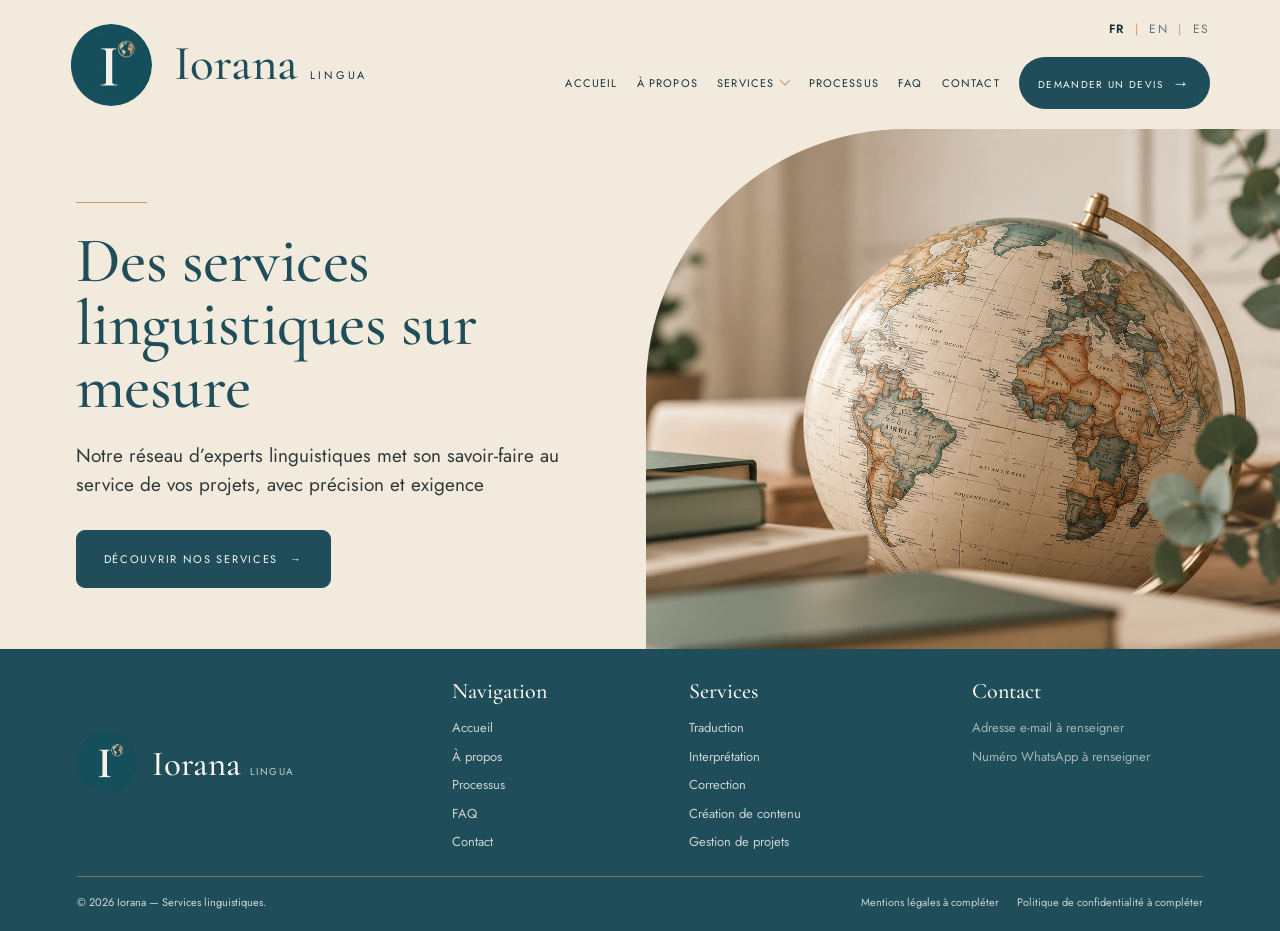
<file: index.html>
<!DOCTYPE html>
<html lang="fr">
<head>
  <meta charset="UTF-8">
  <meta name="viewport" content="width=device-width, initial-scale=1.0">
  <meta name="description" content="Iorana vous accompagne avec des services linguistiques sur mesure : traduction, interprétation, correction et création de contenu.">
  <meta name="theme-color" content="#F2EBDD">
  <title>Iorana — Services linguistiques sur mesure</title>
  <link rel="icon" href="favicon.ico">
  <link rel="preconnect" href="https://fonts.googleapis.com">
  <link rel="preconnect" href="https://fonts.gstatic.com" crossorigin>
  <link href="https://fonts.googleapis.com/css2?family=Cormorant+Garamond:wght@400;500;600&family=Jost:wght@300;400;500;600&display=swap" rel="stylesheet">
  <link rel="stylesheet" href="style.css">
</head>
<body class="home-page">
  <site-header></site-header>
  <main>
    <section class="hero" aria-labelledby="home-title">
      <div class="hero-copy">
        <span class="gold-line" aria-hidden="true"></span>
        <h1 id="home-title">Des services linguistiques sur mesure</h1>
        <p class="intro">Notre réseau d’experts linguistiques met son savoir-faire au service de vos projets, avec précision et exigence</p>
        <div class="hero-actions">
          <a class="button button-primary" href="/services/traduction">Découvrir nos services <span aria-hidden="true">→</span></a>
        </div>
      </div>
      <div class="hero-image">
        <img src="globemain.webp" alt="Globe terrestre dans un intérieur chaleureux" fetchpriority="high">
      </div>
    </section>
  </main>
  <site-footer></site-footer>
  <script src="script.js"></script>
</body>
</html>
</file>
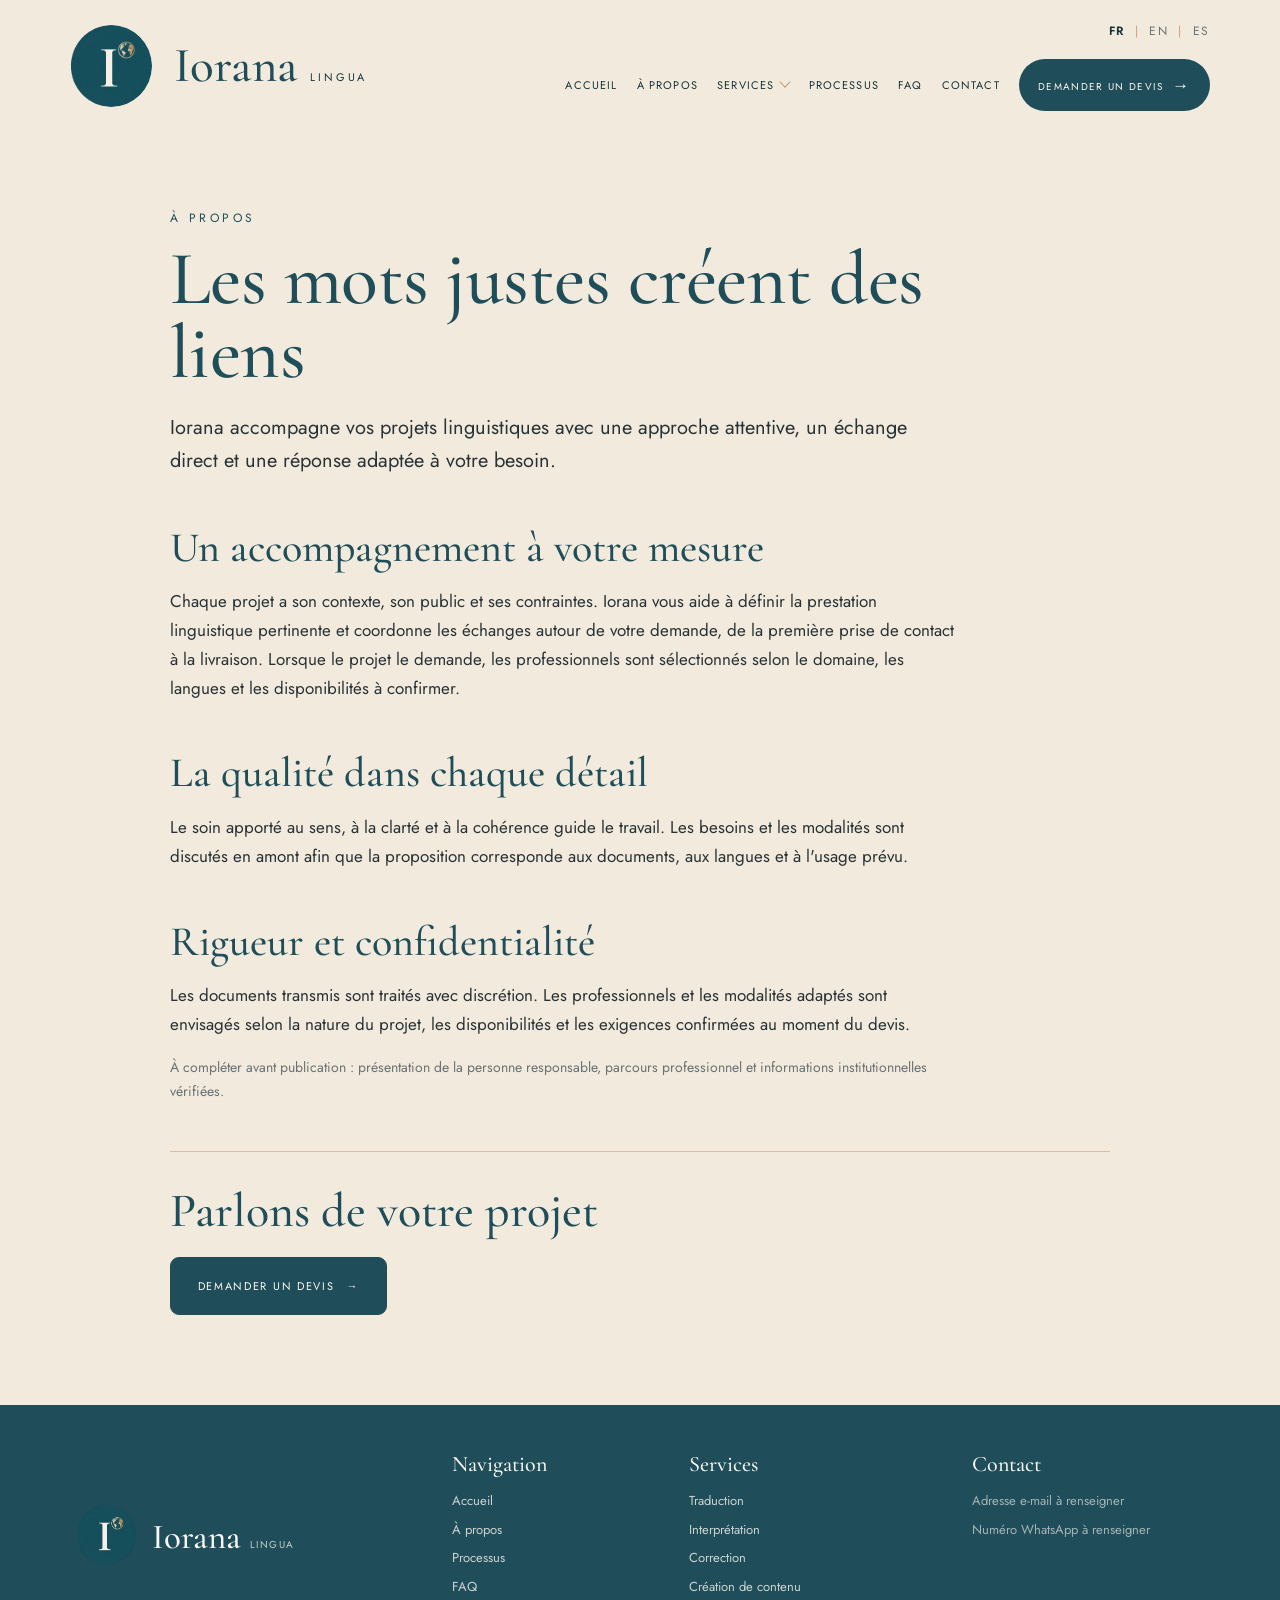
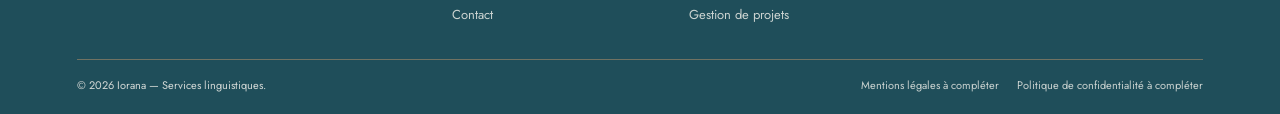
<file: a-propos/index.html>
<!DOCTYPE html>
<html lang="fr">
<head>
  <meta charset="UTF-8">
  <meta name="viewport" content="width=device-width, initial-scale=1.0">
  <meta name="description" content="Découvrez l'approche attentive et personnalisée d'Iorana pour vos projets linguistiques.">
  <meta name="theme-color" content="#F2EBDD">
  <title>À propos — Iorana, services linguistiques</title>
  <link rel="icon" href="../favicon.ico">
  <link rel="preconnect" href="https://fonts.googleapis.com">
  <link rel="preconnect" href="https://fonts.gstatic.com" crossorigin>
  <link href="https://fonts.googleapis.com/css2?family=Cormorant+Garamond:wght@400;500;600&family=Jost:wght@300;400;500;600&display=swap" rel="stylesheet">
  <link rel="stylesheet" href="../style.css">
</head>
<body>
  <site-header></site-header>
  <main class="content-page">
    <p class="eyebrow">À propos</p>
    <h1 class="page-title">Les mots justes créent des liens</h1>
    <p class="page-lead">Iorana accompagne vos projets linguistiques avec une approche attentive, un échange direct et une réponse adaptée à votre besoin.</p>

    <section class="content-section">
      <h2>Un accompagnement à votre mesure</h2>
      <p>Chaque projet a son contexte, son public et ses contraintes. Iorana vous aide à définir la prestation linguistique pertinente et coordonne les échanges autour de votre demande, de la première prise de contact à la livraison. Lorsque le projet le demande, les professionnels sont sélectionnés selon le domaine, les langues et les disponibilités à confirmer.</p>
    </section>
    <section class="content-section">
      <h2>La qualité dans chaque détail</h2>
      <p>Le soin apporté au sens, à la clarté et à la cohérence guide le travail. Les besoins et les modalités sont discutés en amont afin que la proposition corresponde aux documents, aux langues et à l'usage prévu.</p>
    </section>
    <section class="content-section">
      <h2>Rigueur et confidentialité</h2>
      <p>Les documents transmis sont traités avec discrétion. Les professionnels et les modalités adaptés sont envisagés selon la nature du projet, les disponibilités et les exigences confirmées au moment du devis.</p>
      <p class="about-note">À compléter avant publication : présentation de la personne responsable, parcours professionnel et informations institutionnelles vérifiées.</p>
    </section>
    <div class="content-cta">
      <h2>Parlons de votre projet</h2>
      <a class="button button-primary" href="/contact">Demander un devis <span aria-hidden="true">→</span></a>
    </div>
  </main>
  <site-footer></site-footer>
  <script src="../script.js"></script>
</body>
</html>
</file>
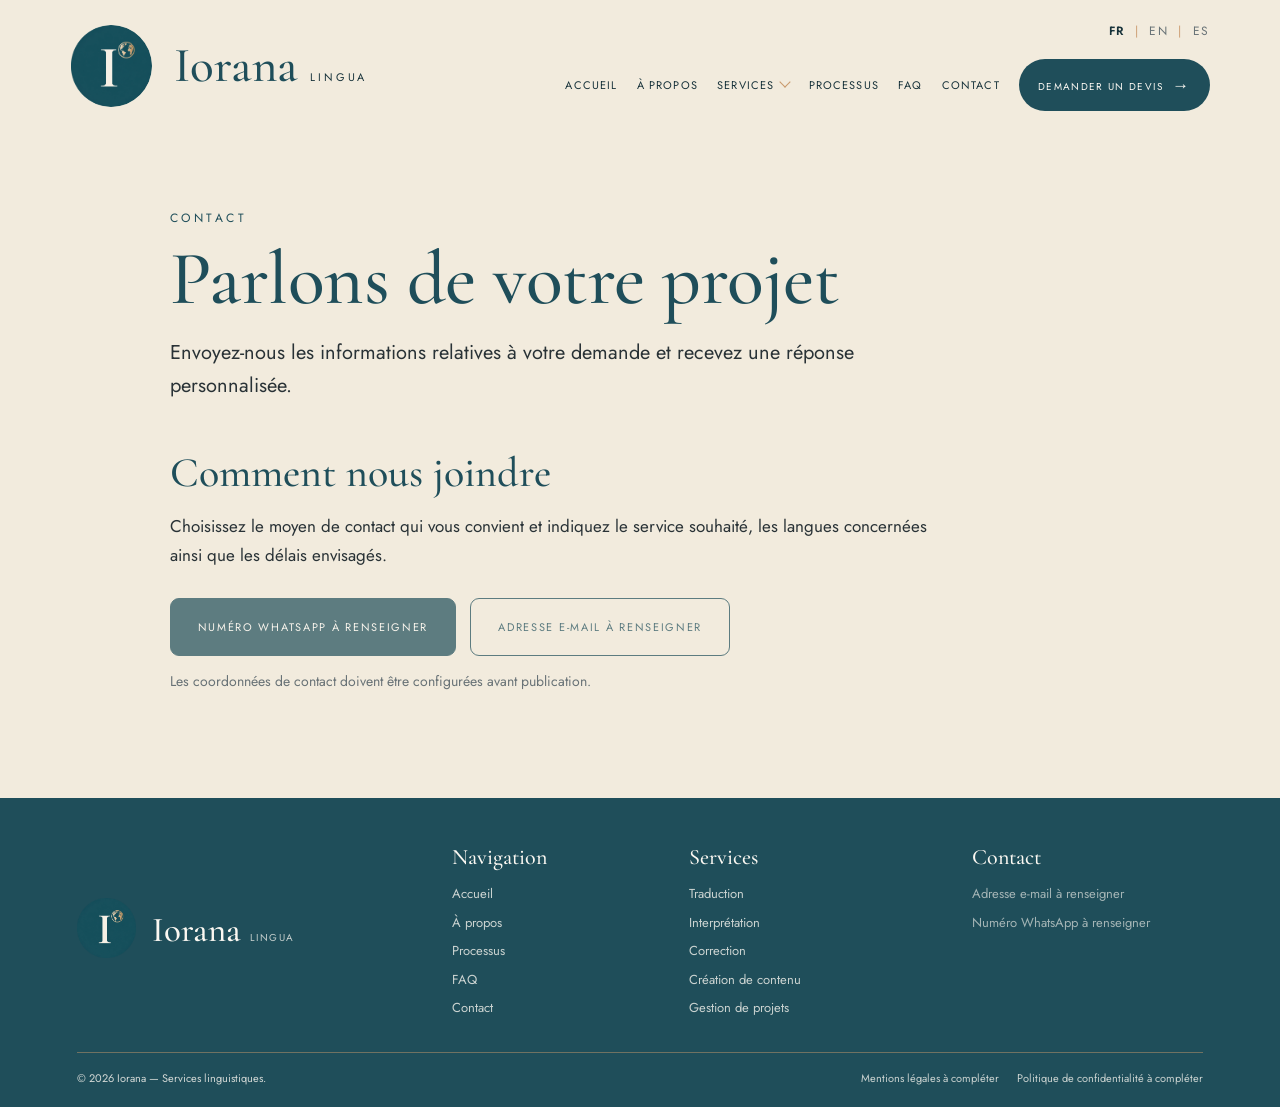
<file: contact/index.html>
<!DOCTYPE html>
<html lang="fr">
<head>
  <meta charset="UTF-8">
  <meta name="viewport" content="width=device-width, initial-scale=1.0">
  <meta name="description" content="Contactez Iorana pour présenter votre demande et recevoir une réponse personnalisée sur votre projet linguistique.">
  <meta name="theme-color" content="#F2EBDD">
  <title>Contact — Iorana, services linguistiques</title>
  <link rel="icon" href="../favicon.ico">
  <link rel="preconnect" href="https://fonts.googleapis.com">
  <link rel="preconnect" href="https://fonts.gstatic.com" crossorigin>
  <link href="https://fonts.googleapis.com/css2?family=Cormorant+Garamond:wght@400;500;600&family=Jost:wght@300;400;500;600&display=swap" rel="stylesheet">
  <link rel="stylesheet" href="../style.css">
</head>
<body>
  <site-header></site-header>
  <main class="content-page">
    <p class="eyebrow">Contact</p>
    <h1 class="page-title">Parlons de votre projet</h1>
    <p class="page-lead">Envoyez-nous les informations relatives à votre demande et recevez une réponse personnalisée.</p>
    <section class="content-section">
      <h2>Comment nous joindre</h2>
      <p>Choisissez le moyen de contact qui vous convient et indiquez le service souhaité, les langues concernées ainsi que les délais envisagés.</p>
      <div class="contact-actions">
        <span class="button button-primary" data-contact-link="whatsapp" data-contact-label="WhatsApp">WhatsApp — numéro à renseigner</span>
        <span class="button button-outline" data-contact-link="email" data-contact-label="Mail">Mail — adresse à renseigner</span>
      </div>
      <p class="about-note">Les coordonnées de contact doivent être configurées avant publication.</p>
    </section>
  </main>
  <site-footer></site-footer>
  <script src="../script.js"></script>
</body>
</html>
</file>
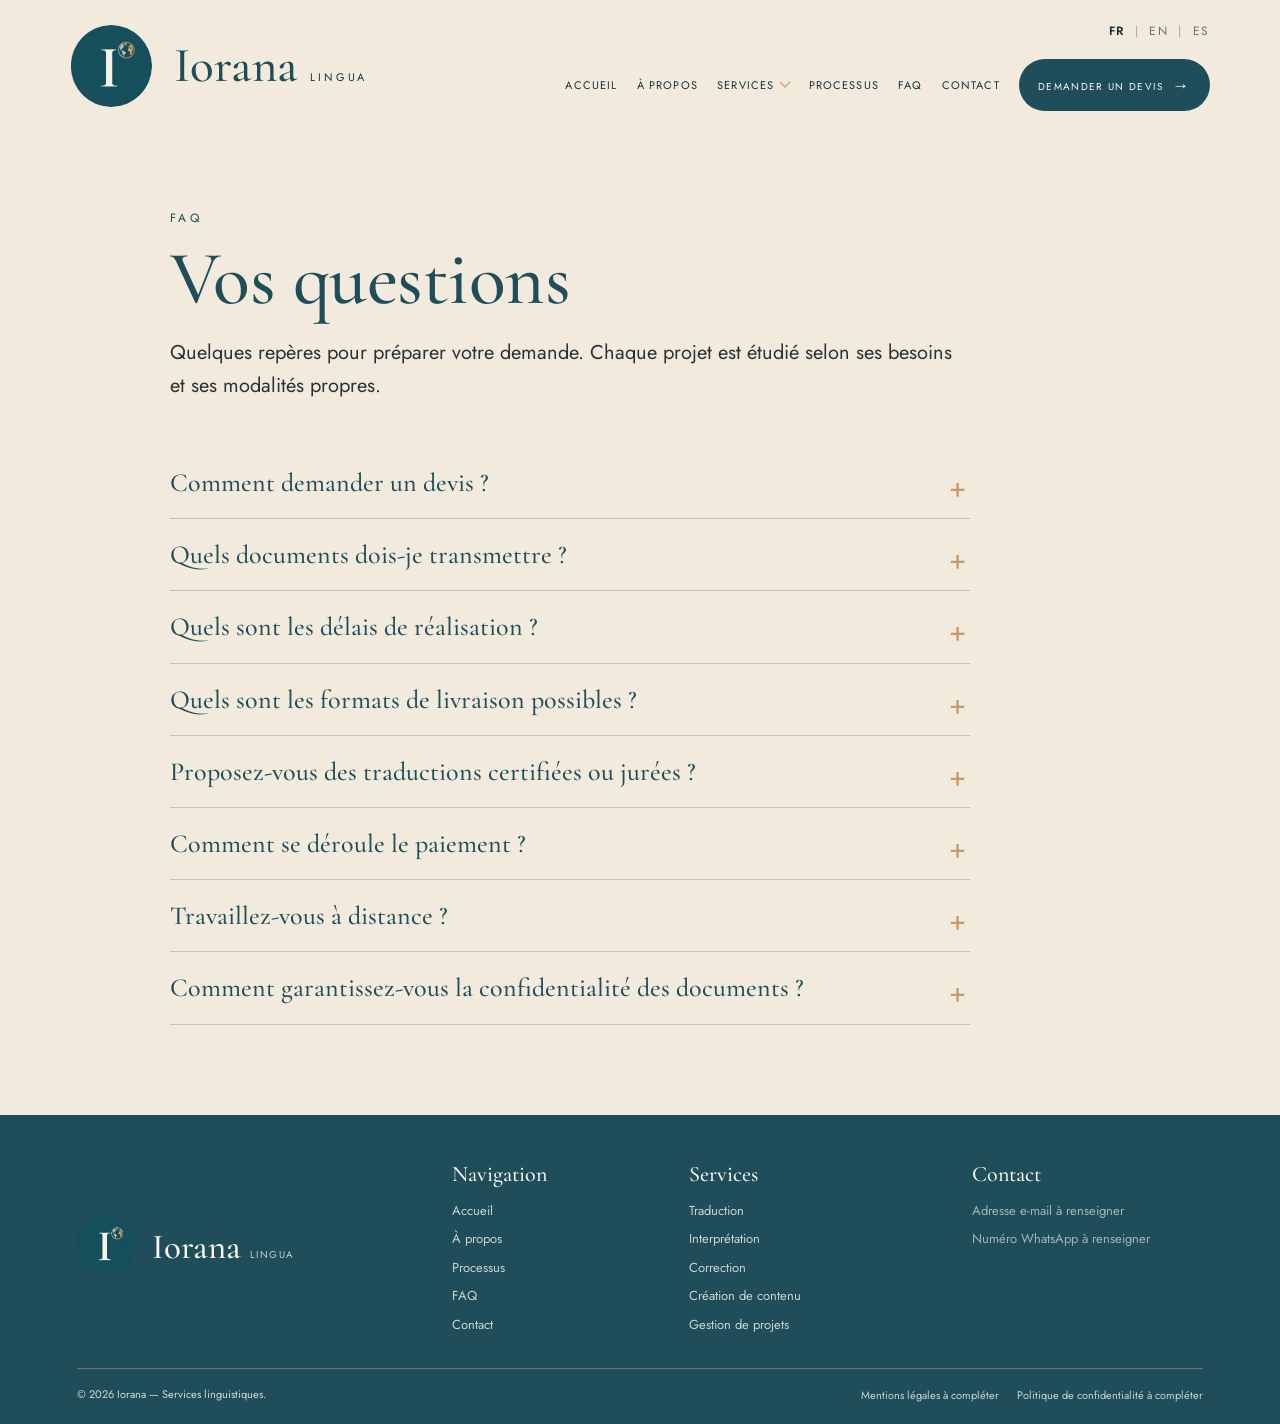
<file: faq/index.html>
<!DOCTYPE html>
<html lang="fr">
<head>
  <meta charset="UTF-8">
  <meta name="viewport" content="width=device-width, initial-scale=1.0">
  <meta name="description" content="Les réponses aux questions fréquentes sur les demandes de devis et les services linguistiques d'Iorana.">
  <meta name="theme-color" content="#F2EBDD">
  <title>FAQ — Iorana, services linguistiques</title>
  <link rel="icon" href="../favicon.ico">
  <link rel="preconnect" href="https://fonts.googleapis.com">
  <link rel="preconnect" href="https://fonts.gstatic.com" crossorigin>
  <link href="https://fonts.googleapis.com/css2?family=Cormorant+Garamond:wght@400;500;600&family=Jost:wght@300;400;500;600&display=swap" rel="stylesheet">
  <link rel="stylesheet" href="../style.css">
</head>
<body>
  <site-header></site-header>
  <main class="content-page">
    <p class="eyebrow">FAQ</p>
    <h1 class="page-title">Vos questions</h1>
    <p class="page-lead">Quelques repères pour préparer votre demande. Chaque projet est étudié selon ses besoins et ses modalités propres.</p>
    <section class="faq-list" aria-label="Questions fréquentes">
      <details>
        <summary>Comment demander un devis ?</summary>
        <p>Contactez-nous en précisant le service souhaité, les langues concernées, l'usage prévu et votre échéance. Joignez le document si vous le pouvez ; nous étudierons la demande avant de vous répondre.</p>
      </details>
      <details>
        <summary>Quels documents dois-je transmettre ?</summary>
        <p>Transmettez une copie lisible du document et les consignes utiles à l'évaluation. Évitez d'envoyer des informations qui ne sont pas nécessaires à votre demande. Le format et les éventuelles pièces à fournir seront confirmés selon la prestation.</p>
      </details>
      <details>
        <summary>Quels sont les délais de réalisation ?</summary>
        <p>Le délai dépend notamment du volume, de la nature du contenu et des disponibilités. Une estimation vous est communiquée avec le devis et doit être confirmée avant le démarrage.</p>
      </details>
      <details>
        <summary>Quels sont les formats de livraison possibles ?</summary>
        <p>Le format est convenu en fonction du projet. Une livraison numérique peut être envisagée ; les autres formats sont à confirmer dans le devis.</p>
      </details>
      <details>
        <summary>Proposez-vous des traductions certifiées ou jurées ?</summary>
        <p>Ces prestations répondent à des règles et besoins spécifiques. Leur disponibilité, leurs modalités et leur adéquation à votre document doivent être vérifiées avant confirmation ; elles ne sont pas présumées pour chaque demande.</p>
      </details>
      <details>
        <summary>Comment se déroule le paiement ?</summary>
        <p>Les conditions et modalités de paiement sont précisées dans le devis ou communiquées avant validation de la prestation.</p>
      </details>
      <details>
        <summary>Travaillez-vous à distance ?</summary>
        <p>Les demandes peuvent être étudiées à distance. Les modalités éventuelles en présentiel sont à convenir selon la prestation, le lieu et les disponibilités.</p>
      </details>
      <details>
        <summary>Comment garantissez-vous la confidentialité des documents ?</summary>
        <p>Les documents transmis sont traités avec discrétion et utilisés pour étudier et réaliser la demande convenue. Les modalités précises de traitement doivent être indiquées dans la politique de confidentialité publiée par Iorana.</p>
      </details>
    </section>
  </main>
  <site-footer></site-footer>
  <script src="../script.js"></script>
</body>
</html>
</file>
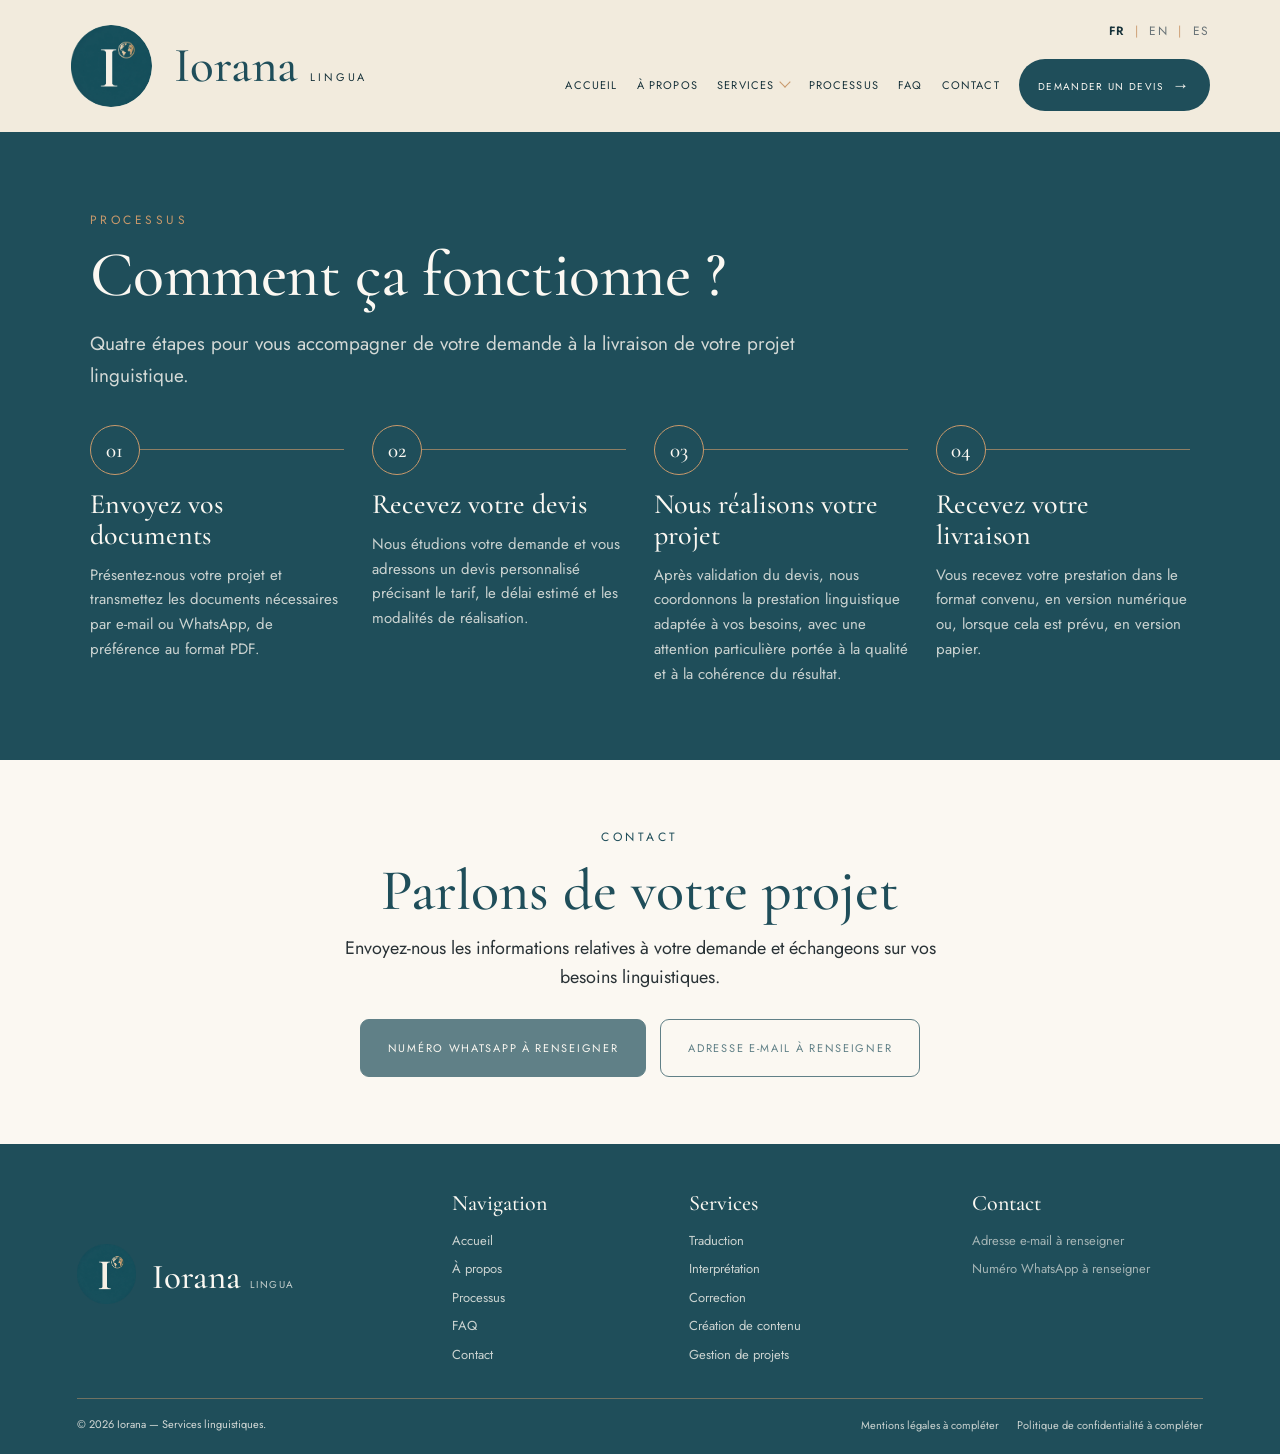
<file: processus/index.html>
<!DOCTYPE html>
<html lang="fr">
<head>
  <meta charset="UTF-8">
  <meta name="viewport" content="width=device-width, initial-scale=1.0">
  <meta name="description" content="Découvrez les quatre étapes d'un projet linguistique avec Iorana, de votre demande à la livraison.">
  <meta name="theme-color" content="#1F4E5A">
  <title>Processus — Iorana, services linguistiques</title>
  <link rel="icon" href="../favicon.ico">
  <link rel="preconnect" href="https://fonts.googleapis.com">
  <link rel="preconnect" href="https://fonts.gstatic.com" crossorigin>
  <link href="https://fonts.googleapis.com/css2?family=Cormorant+Garamond:wght@400;500;600&family=Jost:wght@300;400;500;600&display=swap" rel="stylesheet">
  <link rel="stylesheet" href="../style.css">
</head>
<body>
  <site-header></site-header>
  <main>
    <section class="process-page">
      <div class="process-inner">
        <p class="eyebrow">Processus</p>
        <h1>Comment ça fonctionne ?</h1>
        <p class="process-lead">Quatre étapes pour vous accompagner de votre demande à la livraison de votre projet linguistique.</p>
        <div class="process-steps">
          <article class="process-step" data-step="01">
            <h2>Envoyez vos documents</h2>
            <p>Présentez-nous votre projet et transmettez les documents nécessaires par e-mail ou WhatsApp, de préférence au format PDF.</p>
          </article>
          <article class="process-step" data-step="02">
            <h2>Recevez votre devis</h2>
            <p>Nous étudions votre demande et vous adressons un devis personnalisé précisant le tarif, le délai estimé et les modalités de réalisation.</p>
          </article>
          <article class="process-step" data-step="03">
            <h2>Nous réalisons votre projet</h2>
            <p>Après validation du devis, nous coordonnons la prestation linguistique adaptée à vos besoins, avec une attention particulière portée à la qualité et à la cohérence du résultat.</p>
          </article>
          <article class="process-step" data-step="04">
            <h2>Recevez votre livraison</h2>
            <p>Vous recevez votre prestation dans le format convenu, en version numérique ou, lorsque cela est prévu, en version papier.</p>
          </article>
        </div>
      </div>
    </section>
    <section class="process-contact">
      <p class="eyebrow">Contact</p>
      <h2>Parlons de votre projet</h2>
      <p>Envoyez-nous les informations relatives à votre demande et échangeons sur vos besoins linguistiques.</p>
      <div class="contact-actions">
        <span class="button button-primary" data-contact-link="whatsapp" data-contact-label="WhatsApp">WhatsApp — numéro à renseigner</span>
        <span class="button button-outline" data-contact-link="email" data-contact-label="Mail">Mail — adresse à renseigner</span>
      </div>
    </section>
  </main>
  <site-footer></site-footer>
  <script src="../script.js"></script>
</body>
</html>
</file>
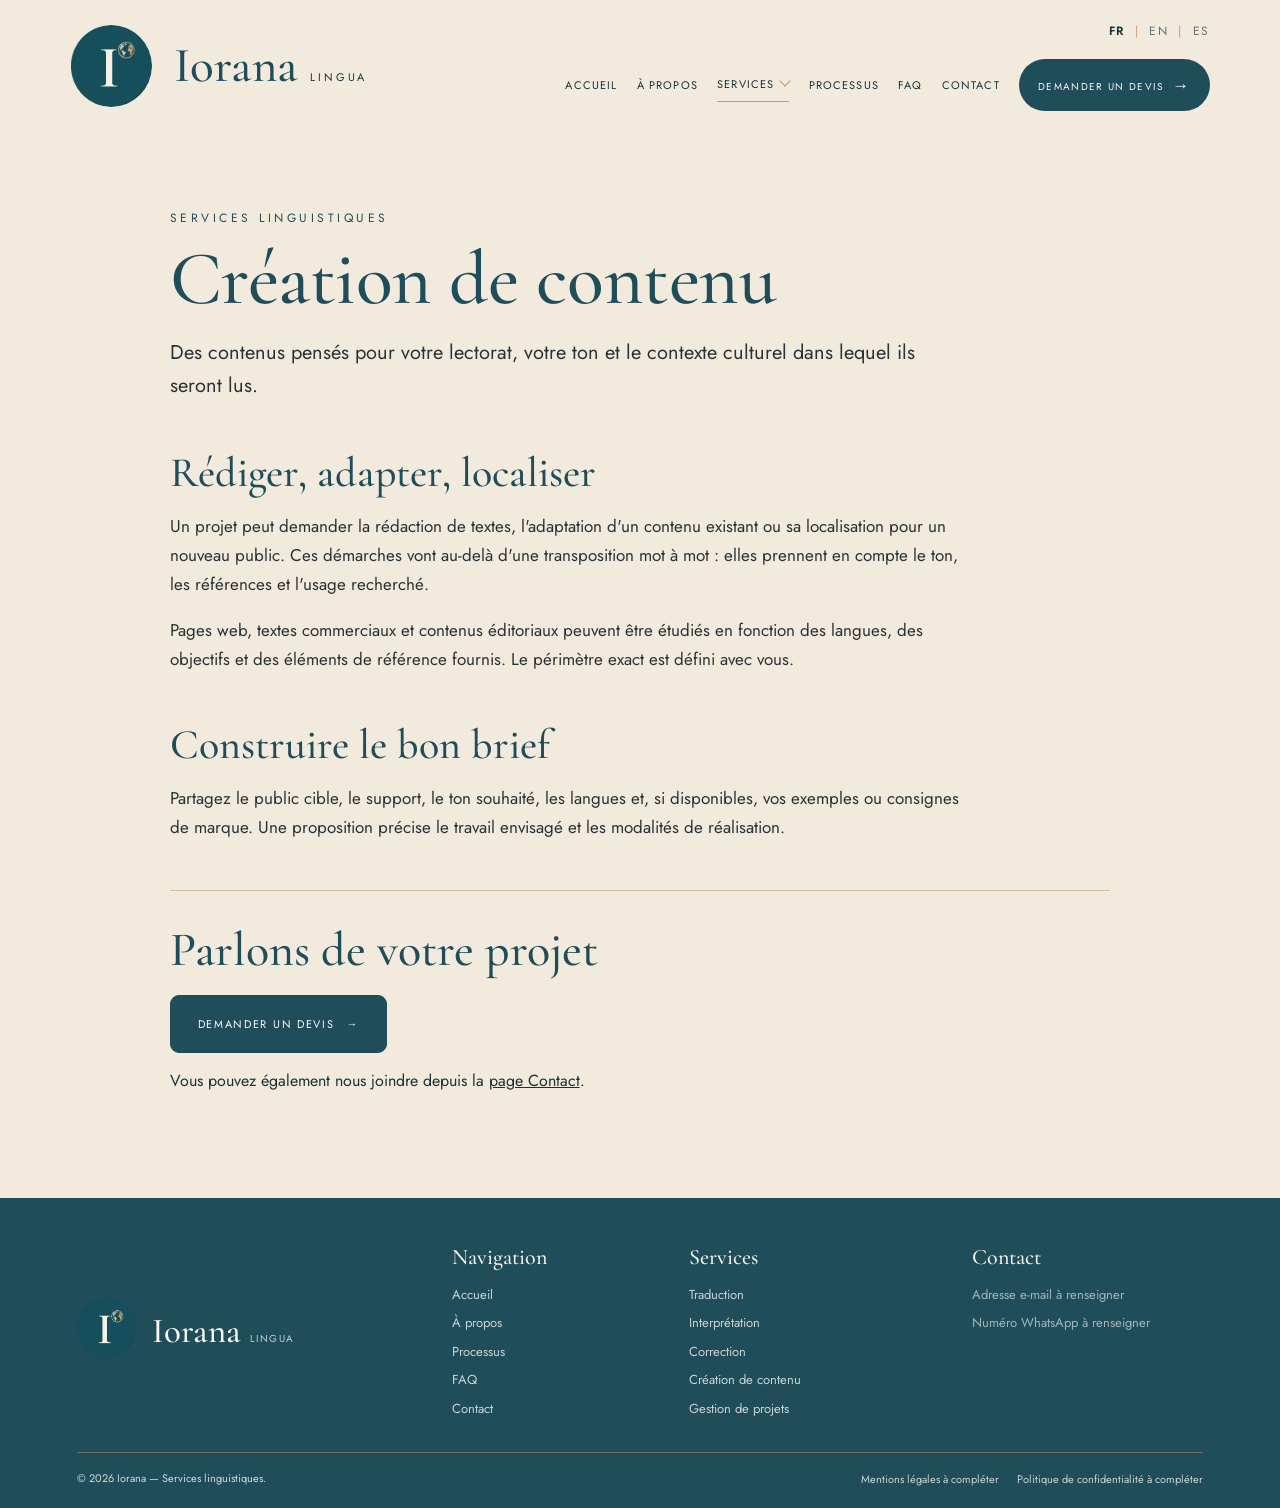
<file: services/creation-de-contenu/index.html>
<!DOCTYPE html>
<html lang="fr">
<head>
  <meta charset="UTF-8">
  <meta name="viewport" content="width=device-width, initial-scale=1.0">
  <meta name="description" content="Création et adaptation de contenus multilingues pensées pour votre public et votre contexte.">
  <meta name="theme-color" content="#F2EBDD">
  <title>Création de contenu — Iorana, services linguistiques</title>
  <link rel="icon" href="../../favicon.ico">
  <link rel="preconnect" href="https://fonts.googleapis.com">
  <link rel="preconnect" href="https://fonts.gstatic.com" crossorigin>
  <link href="https://fonts.googleapis.com/css2?family=Cormorant+Garamond:wght@400;500;600&family=Jost:wght@300;400;500;600&display=swap" rel="stylesheet">
  <link rel="stylesheet" href="../../style.css">
</head>
<body>
  <site-header></site-header>
  <main class="content-page">
    <p class="eyebrow">Services linguistiques</p>
    <h1 class="page-title">Création de contenu</h1>
    <p class="page-lead">Des contenus pensés pour votre lectorat, votre ton et le contexte culturel dans lequel ils seront lus.</p>
    <section class="content-section">
      <h2>Rédiger, adapter, localiser</h2>
      <p>Un projet peut demander la rédaction de textes, l'adaptation d'un contenu existant ou sa localisation pour un nouveau public. Ces démarches vont au-delà d'une transposition mot à mot : elles prennent en compte le ton, les références et l'usage recherché.</p>
      <p>Pages web, textes commerciaux et contenus éditoriaux peuvent être étudiés en fonction des langues, des objectifs et des éléments de référence fournis. Le périmètre exact est défini avec vous.</p>
    </section>
    <section class="content-section">
      <h2>Construire le bon brief</h2>
      <p>Partagez le public cible, le support, le ton souhaité, les langues et, si disponibles, vos exemples ou consignes de marque. Une proposition précise le travail envisagé et les modalités de réalisation.</p>
    </section>
    <div class="content-cta">
      <h2>Parlons de votre projet</h2>
      <a class="button button-primary" href="/contact">Demander un devis <span aria-hidden="true">→</span></a>
      <p>Vous pouvez également nous joindre depuis la <a href="/contact"><u>page Contact</u></a>.</p>
    </div>
  </main>
  <site-footer></site-footer>
  <script src="../../script.js"></script>
</body>
</html>
</file>
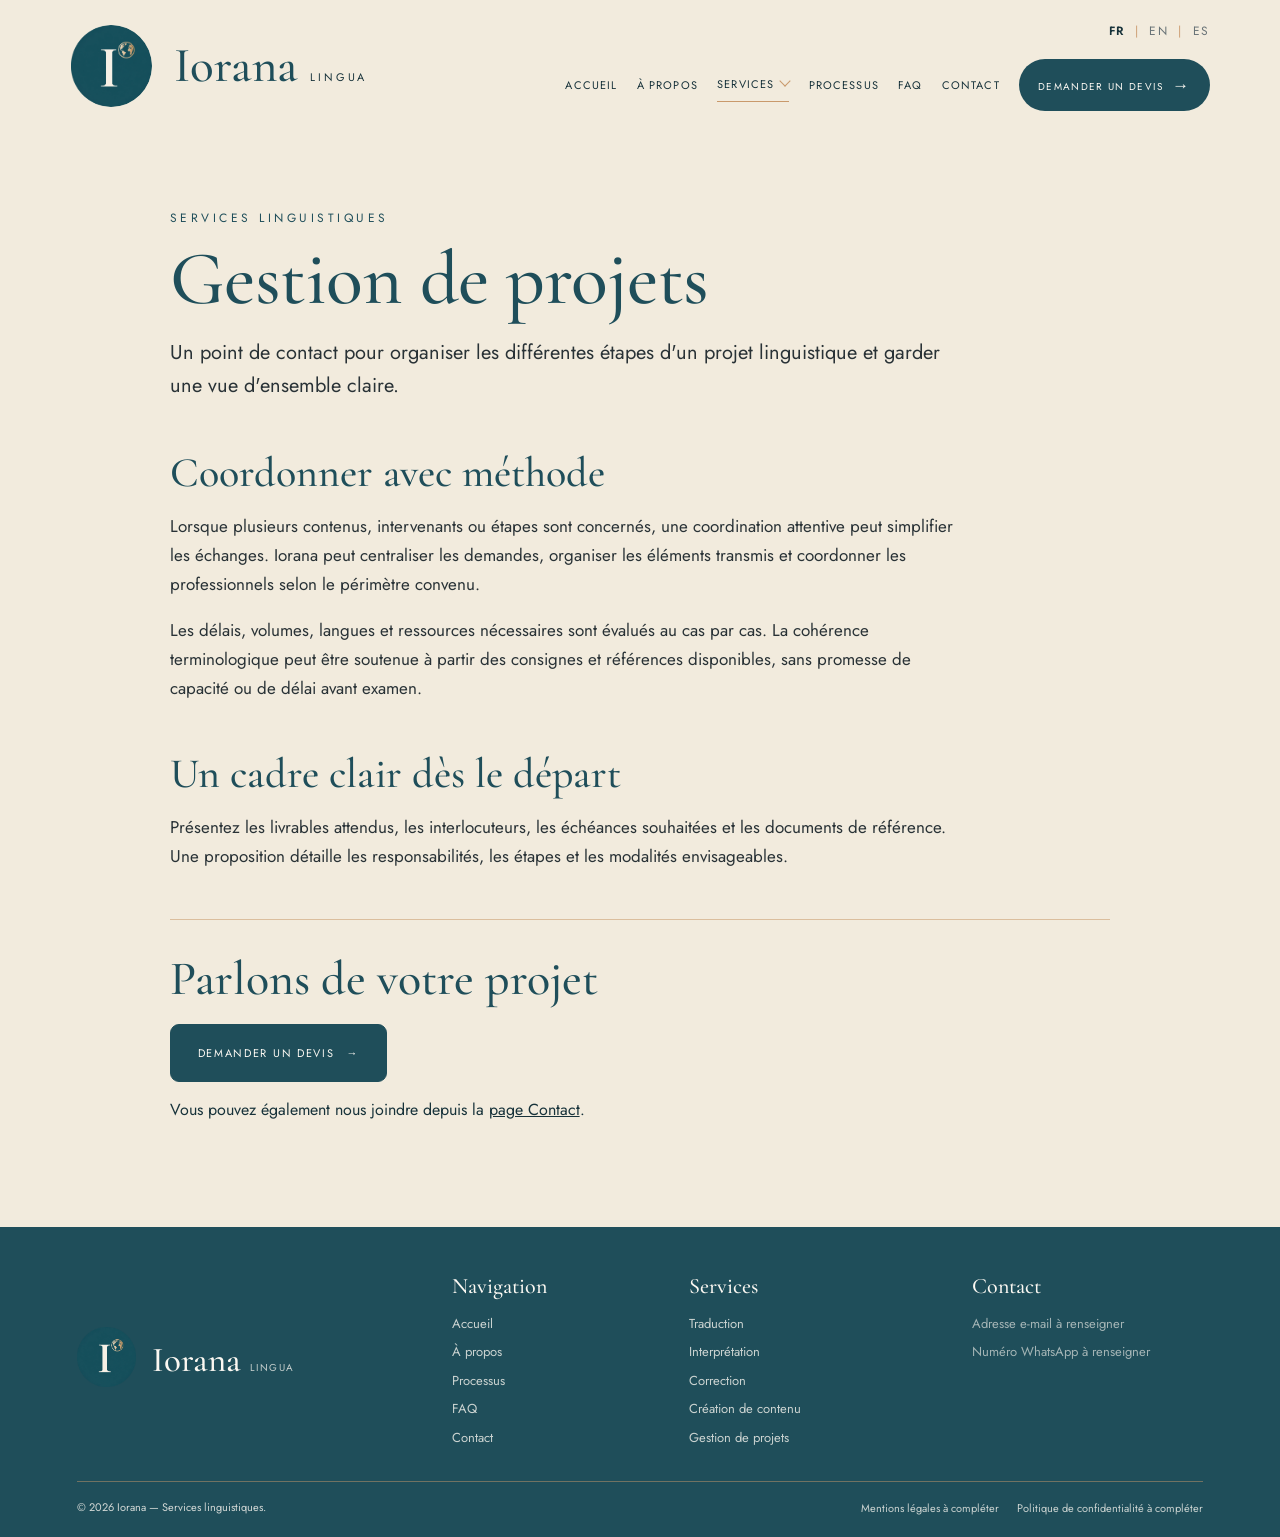
<file: services/gestion-de-projets/index.html>
<!DOCTYPE html>
<html lang="fr">
<head>
  <meta charset="UTF-8">
  <meta name="viewport" content="width=device-width, initial-scale=1.0">
  <meta name="description" content="Coordination de projets linguistiques pour centraliser les échanges, les contenus et les étapes de travail.">
  <meta name="theme-color" content="#F2EBDD">
  <title>Gestion de projets — Iorana, services linguistiques</title>
  <link rel="icon" href="../../favicon.ico">
  <link rel="preconnect" href="https://fonts.googleapis.com">
  <link rel="preconnect" href="https://fonts.gstatic.com" crossorigin>
  <link href="https://fonts.googleapis.com/css2?family=Cormorant+Garamond:wght@400;500;600&family=Jost:wght@300;400;500;600&display=swap" rel="stylesheet">
  <link rel="stylesheet" href="../../style.css">
</head>
<body>
  <site-header></site-header>
  <main class="content-page">
    <p class="eyebrow">Services linguistiques</p>
    <h1 class="page-title">Gestion de projets</h1>
    <p class="page-lead">Un point de contact pour organiser les différentes étapes d'un projet linguistique et garder une vue d'ensemble claire.</p>
    <section class="content-section">
      <h2>Coordonner avec méthode</h2>
      <p>Lorsque plusieurs contenus, intervenants ou étapes sont concernés, une coordination attentive peut simplifier les échanges. Iorana peut centraliser les demandes, organiser les éléments transmis et coordonner les professionnels selon le périmètre convenu.</p>
      <p>Les délais, volumes, langues et ressources nécessaires sont évalués au cas par cas. La cohérence terminologique peut être soutenue à partir des consignes et références disponibles, sans promesse de capacité ou de délai avant examen.</p>
    </section>
    <section class="content-section">
      <h2>Un cadre clair dès le départ</h2>
      <p>Présentez les livrables attendus, les interlocuteurs, les échéances souhaitées et les documents de référence. Une proposition détaille les responsabilités, les étapes et les modalités envisageables.</p>
    </section>
    <div class="content-cta">
      <h2>Parlons de votre projet</h2>
      <a class="button button-primary" href="/contact">Demander un devis <span aria-hidden="true">→</span></a>
      <p>Vous pouvez également nous joindre depuis la <a href="/contact"><u>page Contact</u></a>.</p>
    </div>
  </main>
  <site-footer></site-footer>
  <script src="../../script.js"></script>
</body>
</html>
</file>
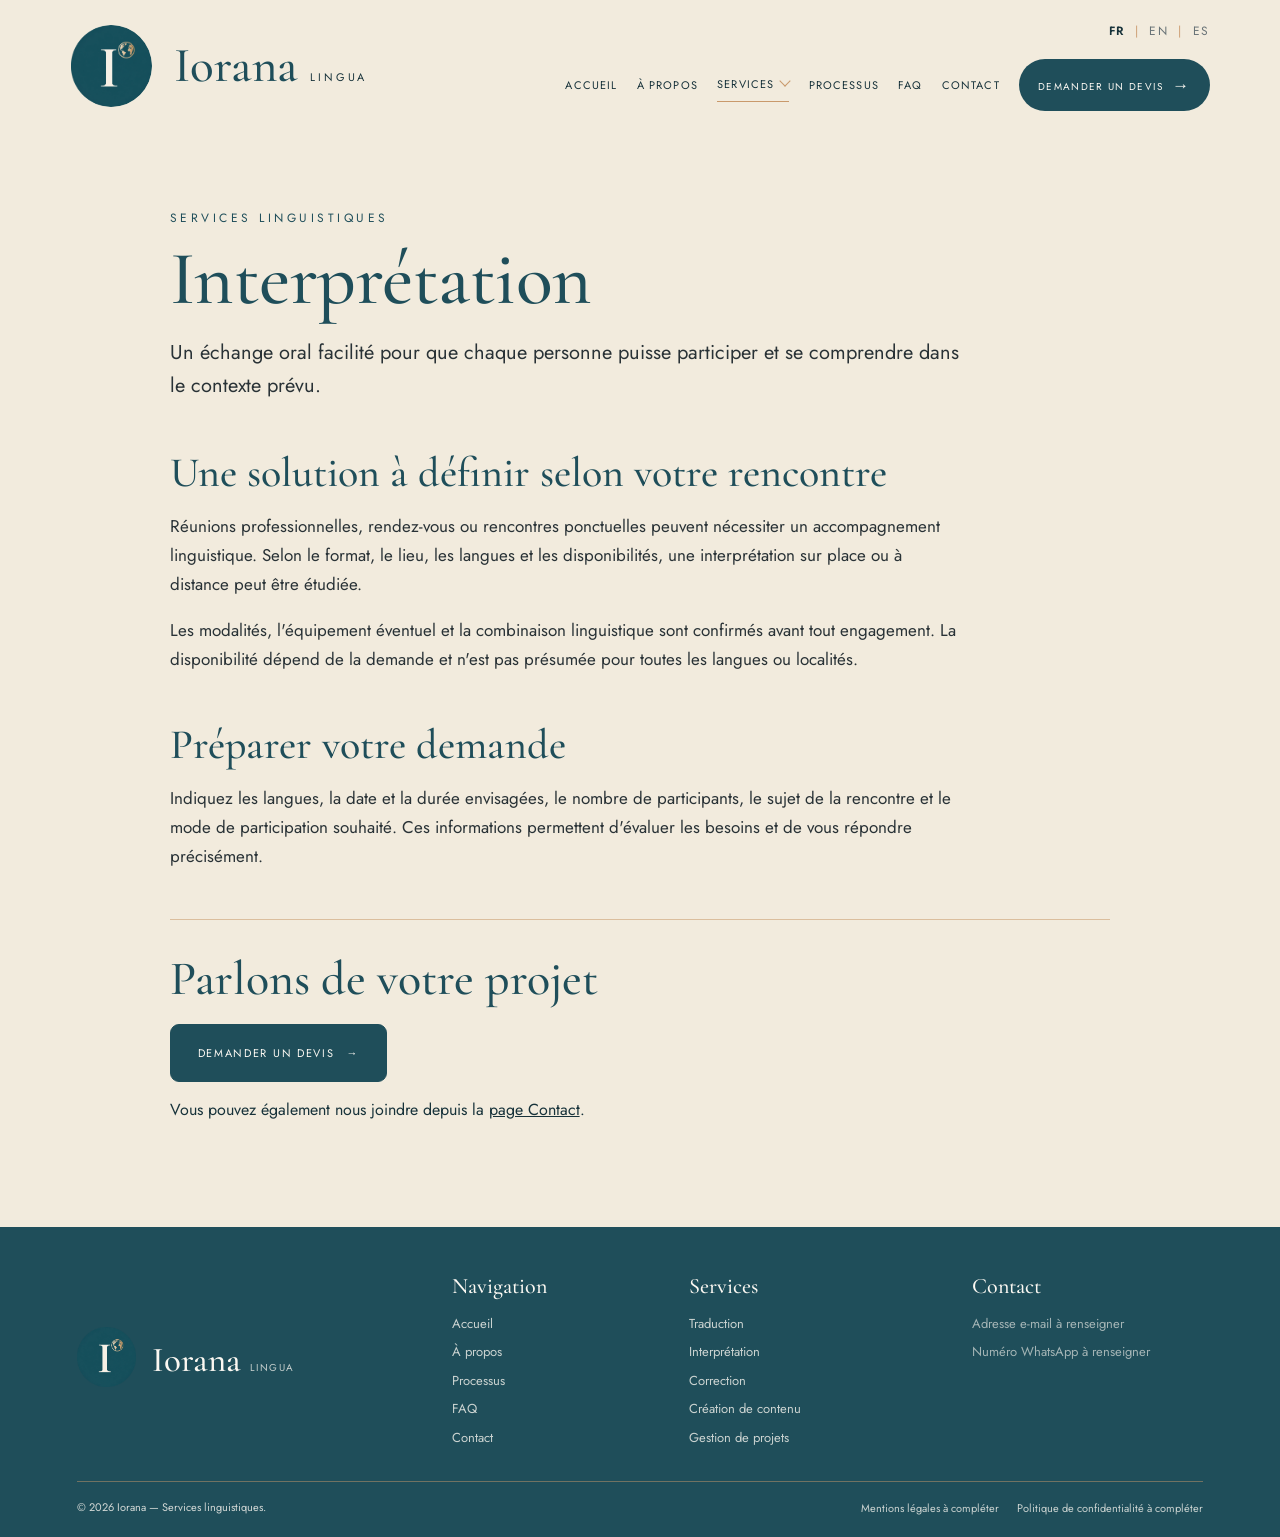
<file: services/interpretation/index.html>
<!DOCTYPE html>
<html lang="fr">
<head>
  <meta charset="UTF-8">
  <meta name="viewport" content="width=device-width, initial-scale=1.0">
  <meta name="description" content="Étudions vos besoins d'interprétation pour une réunion, un échange ou un événement.">
  <meta name="theme-color" content="#F2EBDD">
  <title>Interprétation — Iorana, services linguistiques</title>
  <link rel="icon" href="../../favicon.ico">
  <link rel="preconnect" href="https://fonts.googleapis.com">
  <link rel="preconnect" href="https://fonts.gstatic.com" crossorigin>
  <link href="https://fonts.googleapis.com/css2?family=Cormorant+Garamond:wght@400;500;600&family=Jost:wght@300;400;500;600&display=swap" rel="stylesheet">
  <link rel="stylesheet" href="../../style.css">
</head>
<body>
  <site-header></site-header>
  <main class="content-page">
    <p class="eyebrow">Services linguistiques</p>
    <h1 class="page-title">Interprétation</h1>
    <p class="page-lead">Un échange oral facilité pour que chaque personne puisse participer et se comprendre dans le contexte prévu.</p>
    <section class="content-section">
      <h2>Une solution à définir selon votre rencontre</h2>
      <p>Réunions professionnelles, rendez-vous ou rencontres ponctuelles peuvent nécessiter un accompagnement linguistique. Selon le format, le lieu, les langues et les disponibilités, une interprétation sur place ou à distance peut être étudiée.</p>
      <p>Les modalités, l'équipement éventuel et la combinaison linguistique sont confirmés avant tout engagement. La disponibilité dépend de la demande et n'est pas présumée pour toutes les langues ou localités.</p>
    </section>
    <section class="content-section">
      <h2>Préparer votre demande</h2>
      <p>Indiquez les langues, la date et la durée envisagées, le nombre de participants, le sujet de la rencontre et le mode de participation souhaité. Ces informations permettent d'évaluer les besoins et de vous répondre précisément.</p>
    </section>
    <div class="content-cta">
      <h2>Parlons de votre projet</h2>
      <a class="button button-primary" href="/contact">Demander un devis <span aria-hidden="true">→</span></a>
      <p>Vous pouvez également nous joindre depuis la <a href="/contact"><u>page Contact</u></a>.</p>
    </div>
  </main>
  <site-footer></site-footer>
  <script src="../../script.js"></script>
</body>
</html>
</file>
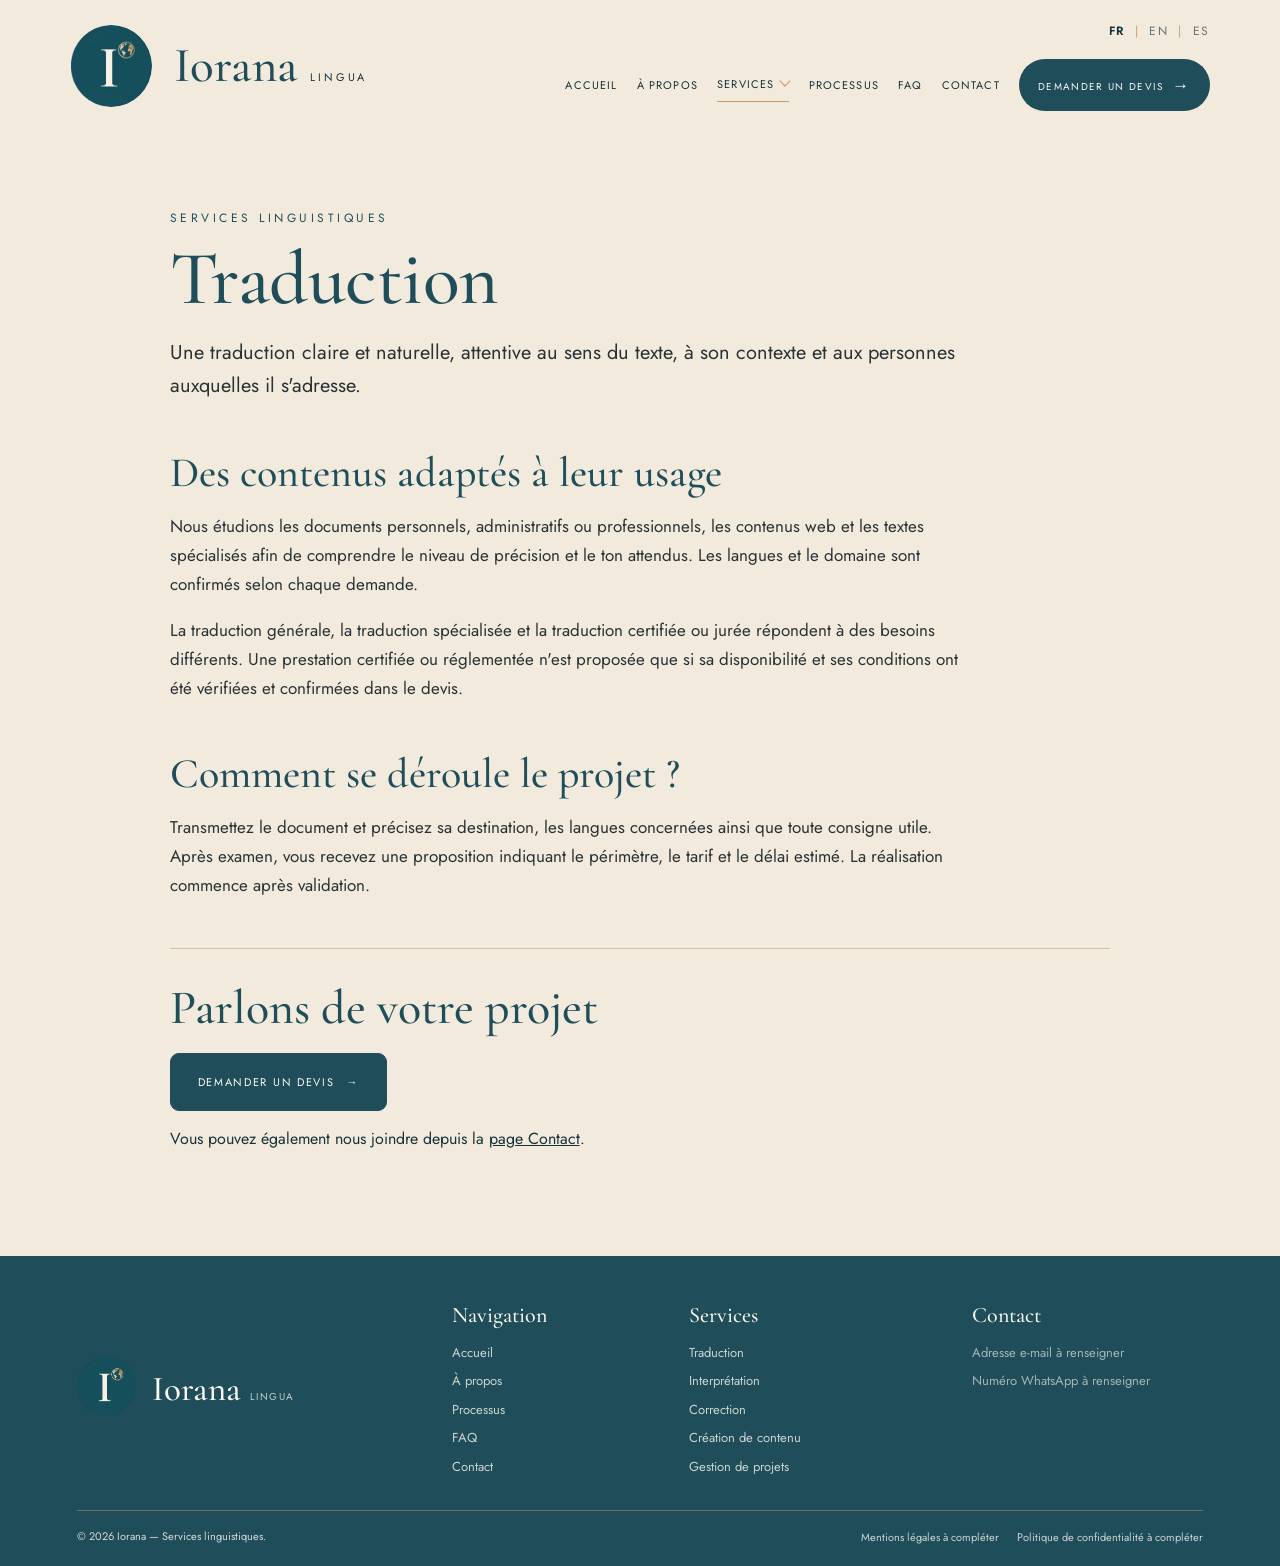
<file: services/traduction/index.html>
<!DOCTYPE html>
<html lang="fr">
<head>
  <meta charset="UTF-8">
  <meta name="viewport" content="width=device-width, initial-scale=1.0">
  <meta name="description" content="Un accompagnement en traduction écrite, adapté à vos documents, à vos langues et à votre public.">
  <meta name="theme-color" content="#F2EBDD">
  <title>Traduction — Iorana, services linguistiques</title>
  <link rel="icon" href="../../favicon.ico">
  <link rel="preconnect" href="https://fonts.googleapis.com">
  <link rel="preconnect" href="https://fonts.gstatic.com" crossorigin>
  <link href="https://fonts.googleapis.com/css2?family=Cormorant+Garamond:wght@400;500;600&family=Jost:wght@300;400;500;600&display=swap" rel="stylesheet">
  <link rel="stylesheet" href="../../style.css">
</head>
<body>
  <site-header></site-header>
  <main class="content-page">
    <p class="eyebrow">Services linguistiques</p>
    <h1 class="page-title">Traduction</h1>
    <p class="page-lead">Une traduction claire et naturelle, attentive au sens du texte, à son contexte et aux personnes auxquelles il s'adresse.</p>
    <section class="content-section">
      <h2>Des contenus adaptés à leur usage</h2>
      <p>Nous étudions les documents personnels, administratifs ou professionnels, les contenus web et les textes spécialisés afin de comprendre le niveau de précision et le ton attendus. Les langues et le domaine sont confirmés selon chaque demande.</p>
      <p>La traduction générale, la traduction spécialisée et la traduction certifiée ou jurée répondent à des besoins différents. Une prestation certifiée ou réglementée n'est proposée que si sa disponibilité et ses conditions ont été vérifiées et confirmées dans le devis.</p>
    </section>
    <section class="content-section">
      <h2>Comment se déroule le projet ?</h2>
      <p>Transmettez le document et précisez sa destination, les langues concernées ainsi que toute consigne utile. Après examen, vous recevez une proposition indiquant le périmètre, le tarif et le délai estimé. La réalisation commence après validation.</p>
    </section>
    <div class="content-cta">
      <h2>Parlons de votre projet</h2>
      <a class="button button-primary" href="/contact">Demander un devis <span aria-hidden="true">→</span></a>
      <p>Vous pouvez également nous joindre depuis la <a href="/contact"><u>page Contact</u></a>.</p>
    </div>
  </main>
  <site-footer></site-footer>
  <script src="../../script.js"></script>
</body>
</html>
</file>
<file: style.css>
:root {
  --petrol: #1F4E5A;
  --sage: #8FA89E;
  --copper: #C9996B;
  --ivory: #FBF8F2;
  --sand: #F2EBDD;
  --night: #17323A;
  --body: #293236;
  --serif: "Cormorant Garamond", Georgia, serif;
  --sans: "Jost", Arial, sans-serif;
}

* { box-sizing: border-box; }
html { scroll-behavior: smooth; }
body { margin: 0; background: var(--sand); color: var(--night); font-family: var(--sans); }
a { color: inherit; text-decoration: none; }
a:focus-visible, button:focus-visible, summary:focus-visible {
  outline: 3px solid var(--copper);
  outline-offset: 4px;
}

.site-header {
  min-height: 132px;
  padding: 20px 5.5%;
  display: flex;
  align-items: center;
  justify-content: space-between;
  gap: 28px;
  position: relative;
  z-index: 3;
}
.brand { display: flex; align-items: center; gap: 22px; flex-shrink: 0; }
.brand-mark { width: 82px; height: 82px; border-radius: 50%; object-fit: contain; flex-shrink: 0; }
.brand-wording { display: flex; align-items: baseline; justify-content: center; gap: 12px; }
.brand-name { color: var(--petrol); font: 500 49px/.95 var(--serif); }
.brand-subtitle { font-size: 11px; letter-spacing: 2.8px; white-space: nowrap; }
.header-right { display: flex; flex-direction: column; align-items: flex-end; gap: 19px; }
.languages { display: flex; gap: 10px; align-items: center; font-size: 12px; letter-spacing: 1.5px; }
.languages span[aria-disabled="true"] { color: #687276; }
.languages > span:not([aria-disabled]) { color: var(--copper); }
.languages [aria-current="true"] { font-weight: 600; }
.main-nav { display: flex; align-items: center; gap: clamp(13px, 1.5vw, 26px); }
.main-nav > a:not(.nav-cta), .nav-services > summary {
  text-transform: uppercase;
  font-size: 11px;
  letter-spacing: 1.15px;
  white-space: nowrap;
  padding: 9px 0;
  cursor: pointer;
  list-style: none;
}
.nav-services > summary::-webkit-details-marker { display: none; }
.nav-services > summary::after {
  content: "";
  display: inline-block;
  width: 7px;
  height: 7px;
  margin: 0 0 3px 7px;
  border-right: 1px solid var(--copper);
  border-bottom: 1px solid var(--copper);
  transform: rotate(45deg);
}
.main-nav > a[aria-current="page"], .nav-services > summary[aria-current="page"] {
  border-bottom: 1px solid var(--copper);
}
.nav-services { position: relative; }
.services-menu {
  position: absolute;
  top: 100%;
  left: -18px;
  min-width: 230px;
  padding: 10px;
  display: none;
  flex-direction: column;
  background: var(--ivory);
  border: 1px solid rgba(201,153,107,.35);
  box-shadow: 0 12px 28px rgba(23,50,58,.12);
  transform: translateY(5px);
  transition: transform .16s ease;
}
.nav-services[open] .services-menu {
  display: flex;
  transform: translateY(0);
}
.services-menu a { padding: 11px 12px; font-size: 14px; }
.services-menu a:hover, .services-menu a[aria-current="page"] { background: var(--sand); color: var(--petrol); }
.nav-cta {
  background: var(--petrol);
  color: var(--ivory);
  border-radius: 40px;
  padding: 14px 19px;
  font-size: 10px;
  letter-spacing: 1.35px;
  text-transform: uppercase;
  white-space: nowrap;
  transition: transform .2s, background .2s;
}
.nav-cta:hover { transform: translateY(-2px); background: var(--night); }
.nav-cta span { font-size: 17px; margin-left: 5px; vertical-align: -1px; }
.menu-toggle { display: none; background: none; border: 0; color: var(--petrol); font-size: 28px; cursor: pointer; }

.hero { display: grid; grid-template-columns: 1fr .98fr; align-items: stretch; min-height: 500px; }
.hero-copy { padding: 55px 6% 60px 11.7%; align-self: center; }
.eyebrow { text-transform: uppercase; font-size: 12px; letter-spacing: 3.5px; line-height: 1.8; margin: 0; }
.gold-line { display: block; height: 1px; width: 71px; background: var(--copper); margin: 17px 0 27px; }
h1 { color: var(--petrol); font: 500 clamp(46px, 5vw, 74px)/.98 var(--serif); letter-spacing: -.5px; margin: 0 0 22px; }
.intro { max-width: 600px; font-size: 19px; line-height: 1.55; margin: 0; color: #30383a; }
.hero-actions { display: flex; flex-wrap: wrap; gap: 18px; margin-top: 30px; }
.button {
  display: inline-flex;
  align-items: center;
  justify-content: center;
  gap: 12px;
  min-height: 58px;
  padding: 16px 27px;
  text-transform: uppercase;
  letter-spacing: 1.7px;
  font-size: 11px;
  border-radius: 9px;
  transition: transform .2s, background .2s, color .2s;
}
.button:hover { transform: translateY(-2px); }
.button-primary { background: var(--petrol); color: var(--ivory); border: 1px solid var(--petrol); }
.button-primary:hover { background: var(--night); }
.button-outline { border: 1px solid var(--petrol); color: var(--petrol); }
.button-outline:hover { background: var(--ivory); }
.hero-image { min-height: 500px; position: relative; overflow: hidden; border-radius: 260px 0 0 0; }
.hero-image img { position: absolute; inset: 0; width: 100%; height: 100%; object-fit: cover; object-position: 60% center; }

.footer { background: var(--petrol); color: var(--ivory); padding: 46px 6% 20px; }
.footer-main {
  display: grid;
  grid-template-columns: 1.4fr .8fr 1fr 1fr;
  gap: clamp(22px, 4vw, 58px);
  max-width: 1320px;
  margin: 0 auto;
  padding-bottom: 34px;
}
.footer-brand { display: flex; align-items: center; gap: 15px; }
.footer-brand-logo { width: 60px; height: 60px; object-fit: contain; flex: 0 0 auto; }
.footer-brand > div { display: flex; flex-direction: column; justify-content: center; gap: 5px; }
.footer-brand-title { display: flex; align-items: baseline; gap: 9px; }
.footer-name { color: var(--ivory); font: 500 35px/.95 var(--serif); }
.footer-brand-subtitle { color: rgba(251,248,242,.76); font-size: 10px; letter-spacing: 1.5px; }
.footer-brand p { color: rgba(251,248,242,.76); font-size: 11px; letter-spacing: 1.6px; margin: 0; text-transform: uppercase; }
.footer-brand .footer-tagline { max-width: 230px; margin-top: 8px; text-transform: none; letter-spacing: .2px; font-size: 13px; line-height: 1.55; }
.footer-column { display: flex; flex-direction: column; align-items: flex-start; gap: 9px; min-width: 0; }
.footer-column h2 { color: var(--ivory); font: 500 22px/1.2 var(--serif); margin: 0 0 5px; }
.footer-column a, .footer-column span, .footer-legal span {
  color: rgba(251,248,242,.78);
  font-size: 13px;
  line-height: 1.5;
  overflow-wrap: anywhere;
}
.footer-column a:hover { color: var(--copper); }
.footer-column [aria-disabled="true"] { color: rgba(251,248,242,.6); }
.footer-bottom {
  max-width: 1320px;
  margin: 0 auto;
  padding-top: 17px;
  border-top: 1px solid rgba(201,153,107,.48);
  display: flex;
  flex-wrap: wrap;
  align-items: center;
  justify-content: space-between;
  gap: 12px 24px;
}
.footer-bottom > p { color: rgba(251,248,242,.82); font-size: 11px; line-height: 1.6; margin: 0; }
.footer-legal { display: flex; flex-wrap: wrap; gap: 8px 18px; }
.footer-legal span { font-size: 11px; }
.home-page .site-header { min-height: 126px; }
.home-page .hero { min-height: min(520px, calc(100svh - 126px)); }
.home-page .hero-image { min-height: min(520px, calc(100svh - 126px)); }
.home-page .footer { padding-top: 29px; }
.home-page .footer-main { padding-bottom: 24px; }

.content-page { max-width: 1120px; margin: 0 auto; padding: 76px 7% 90px; }
.content-page > .eyebrow { color: var(--petrol); }
.page-title { max-width: 850px; margin: 12px 0 20px; font-size: clamp(48px, 6vw, 76px); }
.page-lead { max-width: 790px; color: var(--body); font-size: 20px; line-height: 1.65; margin: 0; }
.content-section { max-width: 790px; margin-top: 48px; }
.content-section h2 { color: var(--petrol); font: 500 clamp(30px, 3.4vw, 42px)/1.08 var(--serif); margin: 0 0 15px; }
.content-section p, .content-section li { color: var(--body); font-size: 17px; line-height: 1.7; }
.content-section ul { padding-left: 22px; }
.content-section li + li { margin-top: 7px; }
.content-cta { margin-top: 48px; padding-top: 34px; border-top: 1px solid rgba(201,153,107,.55); }
.content-cta h2 { color: var(--petrol); font: 500 clamp(34px, 4vw, 48px)/1.05 var(--serif); margin: 0 0 20px; }
.about-note { color: #687276 !important; font-size: 14px !important; }
.contact-actions { display: flex; flex-wrap: wrap; gap: 14px; margin-top: 28px; }
.contact-actions [aria-disabled="true"] { opacity: .7; cursor: not-allowed; }

.process-page { background: var(--petrol); color: var(--ivory); padding: 78px 7% 74px; }
.process-inner { max-width: 1240px; margin: 0 auto; }
.process-page .eyebrow { color: var(--copper); }
.process-page h1 { color: var(--ivory); margin-top: 12px; }
.process-lead { max-width: 780px; color: rgba(251,248,242,.82); font-size: 19px; line-height: 1.65; }
.process-steps { display: grid; grid-template-columns: repeat(4, 1fr); gap: 28px; margin-top: 58px; }
.process-step { position: relative; padding-top: 25px; border-top: 1px solid rgba(201,153,107,.65); }
.process-step::before {
  content: attr(data-step);
  position: absolute;
  top: -25px;
  left: 0;
  width: 48px;
  height: 48px;
  display: grid;
  place-items: center;
  border: 1px solid var(--copper);
  border-radius: 50%;
  background: var(--petrol);
  color: var(--ivory);
  font: 500 21px var(--serif);
}
.process-step h2 { color: var(--ivory); font: 500 28px/1.1 var(--serif); margin: 14px 0 12px; }
.process-step p { color: rgba(251,248,242,.78); font-size: 15px; line-height: 1.65; margin: 0; }
.process-contact { background: var(--ivory); padding: 67px 7%; text-align: center; }
.process-contact .eyebrow { color: var(--petrol); }
.process-contact h2 { color: var(--petrol); font: 500 clamp(40px, 5vw, 58px)/1.05 var(--serif); margin: 12px 0; }
.process-contact > p:not(.eyebrow) { max-width: 650px; margin: 0 auto; color: var(--body); font-size: 18px; line-height: 1.6; }
.process-contact .contact-actions { justify-content: center; }

.faq-list { max-width: 800px; margin-top: 45px; }
.faq-list details { border-bottom: 1px solid rgba(31,78,90,.25); padding: 20px 0; }
.faq-list summary { cursor: pointer; list-style: none; color: var(--petrol); font: 500 26px/1.2 var(--serif); padding-right: 35px; position: relative; }
.faq-list summary::-webkit-details-marker { display: none; }
.faq-list summary::after { content: "+"; position: absolute; right: 4px; top: 0; color: var(--copper); font: 400 28px var(--sans); }
.faq-list details[open] summary::after { content: "−"; }
.faq-list details p { max-width: 720px; margin: 13px 0 0; color: var(--body); font-size: 16px; line-height: 1.7; }

@media (max-width: 1150px) {
  .site-header { padding-left: 4%; padding-right: 4%; }
  .brand { gap: 14px; }
  .brand-mark { width: 68px; height: 68px; }
  .brand-name { font-size: 43px; }
  .brand-subtitle { letter-spacing: 1.8px; font-size: 10px; }
  .header-right { gap: 14px; }
  .main-nav { gap: 12px; }
  .main-nav > a:not(.nav-cta), .nav-services > summary { letter-spacing: .6px; font-size: 10px; }
  .nav-cta { padding: 12px 13px; font-size: 9px; }
  .hero-copy { padding-left: 8%; }
  .footer-main { grid-template-columns: 1.2fr 1fr 1fr; }
  .footer-contact { grid-column: 2 / -1; }
}
@media (max-width: 900px) {
  .site-header { min-height: 98px; }
  .header-right { display: none; position: absolute; top: 100%; left: 0; right: 0; background: var(--sand); padding: 22px 6% 26px; align-items: stretch; box-shadow: 0 12px 20px rgba(23,50,58,.1); }
  .header-right.open { display: flex; }
  .languages { justify-content: flex-end; }
  .main-nav { align-items: stretch; flex-direction: column; gap: 4px; }
  .main-nav > a:not(.nav-cta), .nav-services > summary { padding: 12px 0; font-size: 12px; }
  .nav-cta { text-align: center; margin-top: 8px; font-size: 11px; }
  .nav-services { width: 100%; }
  .services-menu { position: static; min-width: 0; box-shadow: none; border-width: 1px 0 0; padding: 5px 0 3px 14px; background: transparent; transform: none; }
  .nav-services:not([open]) .services-menu { display: none; }
  .nav-services[open] .services-menu { transform: none; }
  .menu-toggle { display: block; min-width: 44px; min-height: 44px; }
  .hero { grid-template-columns: 1fr; }
  .hero-copy { padding: 52px 7%; }
  .hero-image { min-height: 400px; border-radius: 190px 0 0 0; }
  .home-page .hero, .home-page .hero-image { min-height: 0; }
  .home-page .hero-image { height: min(54vw, 440px); }
  .process-steps { grid-template-columns: repeat(2, 1fr); row-gap: 48px; }
}
@media (max-width: 600px) {
  .site-header { padding: 14px 5%; min-height: 78px; }
  .brand { gap: 10px; }
  .brand-mark { width: 53px; height: 53px; }
  .brand-name { font-size: 36px; }
  .brand-wording { gap: 7px; }
  .brand-subtitle { font-size: 8px; letter-spacing: 1.1px; }
  .home-page .site-header { min-height: 78px; }
  .home-page .hero-copy { padding: 39px 6% 37px; }
  .eyebrow { font-size: 10px; letter-spacing: 2.2px; }
  h1 { font-size: clamp(43px, 12vw, 62px); }
  .intro { font-size: 17px; }
  .hero-actions { flex-direction: column; align-items: stretch; margin-top: 23px; }
  .button { min-height: 54px; padding: 14px 17px; }
  .hero-image { min-height: 310px; border-radius: 130px 0 0 0; }
  .home-page .hero-image { height: 65vw; min-height: 250px; max-height: 340px; }
  .footer { padding: 36px 7% 19px; }
  .home-page .footer { padding-top: 28px; }
  .footer-main { grid-template-columns: 1fr 1fr; gap: 28px 20px; }
  .footer-brand { grid-column: 1 / -1; }
  .footer-contact { grid-column: auto; }
  .footer-bottom { align-items: flex-start; }
  .footer-legal { flex-direction: column; }
  .content-page { padding: 55px 7% 68px; }
  .page-title { font-size: clamp(44px, 13vw, 62px); }
  .page-lead { font-size: 18px; }
  .content-section { margin-top: 37px; }
  .content-section p, .content-section li { font-size: 16px; }
  .contact-actions { flex-direction: column; }
  .contact-actions .button { width: 100%; }
  .process-page { padding: 55px 7% 60px; }
  .process-lead { font-size: 17px; }
  .process-steps { grid-template-columns: 1fr; gap: 39px; margin-top: 44px; }
  .process-step { padding-top: 21px; }
  .process-step h2 { font-size: 26px; }
  .process-contact { padding: 52px 7%; }
  .faq-list summary { font-size: 23px; }
}
@media (prefers-reduced-motion: reduce) {
  *, *::before, *::after { scroll-behavior: auto !important; transition-duration: .01ms !important; }
}
</file>
